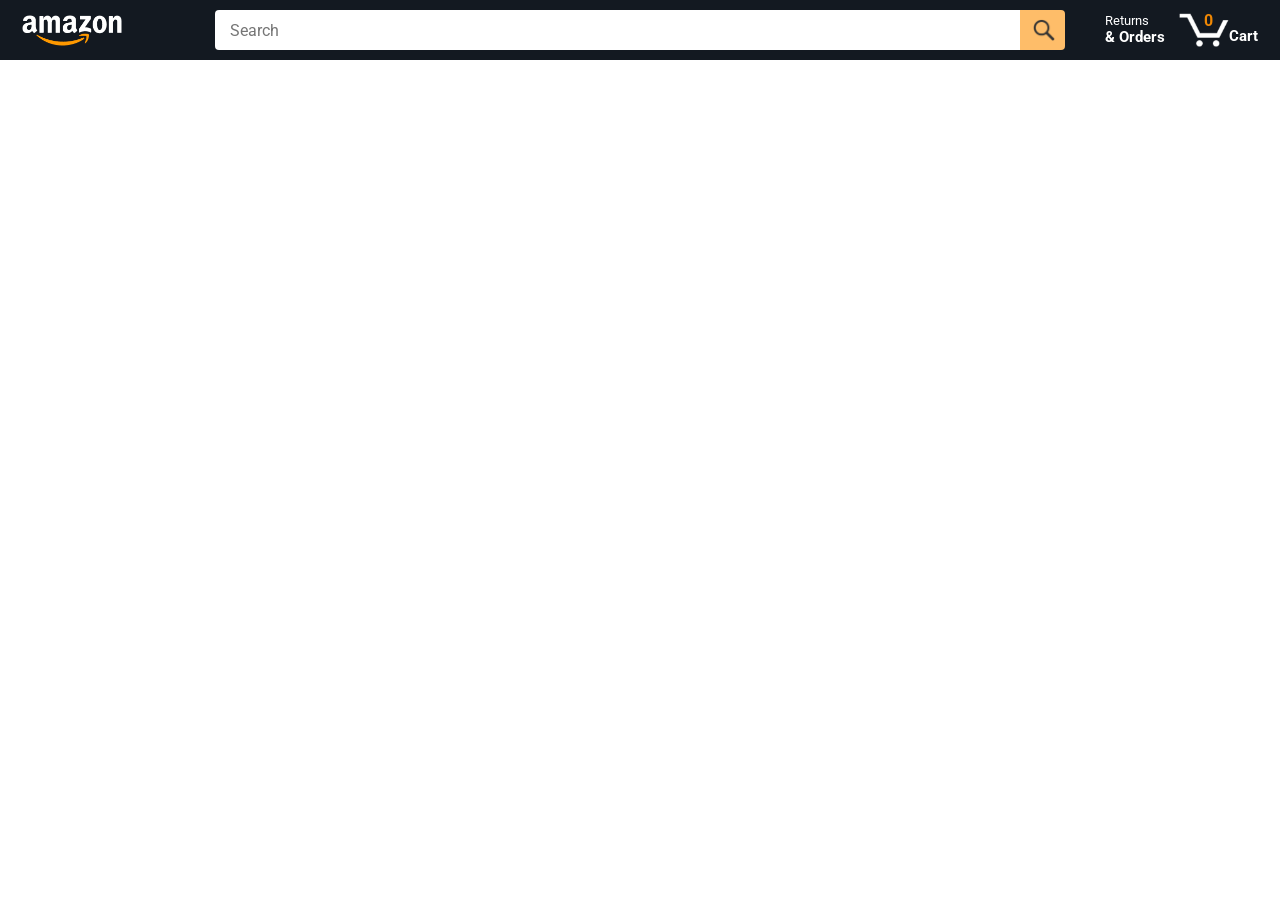
<file: index.html>
<!DOCTYPE html>
<html>
  <head>
    <title>Amazon Project</title>

    <meta name="viewport" content="width=device-width, initial-scale=1">

    <link rel="preconnect" href="https://fonts.googleapis.com">
    <link rel="preconnect" href="https://fonts.gstatic.com" crossorigin>
    <link href="https://fonts.googleapis.com/css2?family=Roboto:wght@400;500;700&display=swap" rel="stylesheet">

    <link rel="stylesheet" href="styles/shared/general.css">
    <link rel="stylesheet" href="styles/shared/amazon-header.css">
    <link rel="stylesheet" href="styles/pages/amazon.css">
  </head>
  <body>
    <div class="amazon-header">
      <div class="amazon-header-left-section">
        <a href="amazon.html" class="header-link">
          <img class="amazon-logo"
            src="images/amazon-logo-white.png">
          <img class="amazon-mobile-logo"
            src="images/amazon-mobile-logo-white.png">
        </a>
      </div>

      <div class="amazon-header-middle-section">
        <input class="search-bar" type="text" placeholder="Search">

        <button class="search-button">
          <img class="search-icon" src="images/icons/search-icon.png">
        </button>
      </div>

      <div class="amazon-header-right-section">
        <a class="orders-link header-link" href="orders.html">
          <span class="returns-text">Returns</span>
          <span class="orders-text">& Orders</span>
        </a>

        <a class="cart-link header-link" href="checkout.html">
          <img class="cart-icon" src="images/icons/cart-icon.png">
          <div class="cart-quantity js-cart-quantity">0</div>
          <div class="cart-text">Cart</div>
        </a>
      </div>
    </div>
    
    <div class="main">
      <div class="products-grid js-product-grid">
  
      </div>
    </div>

    <script type="module" src="scripts/amazon.js"></script>
  </body>
</html>
</file>
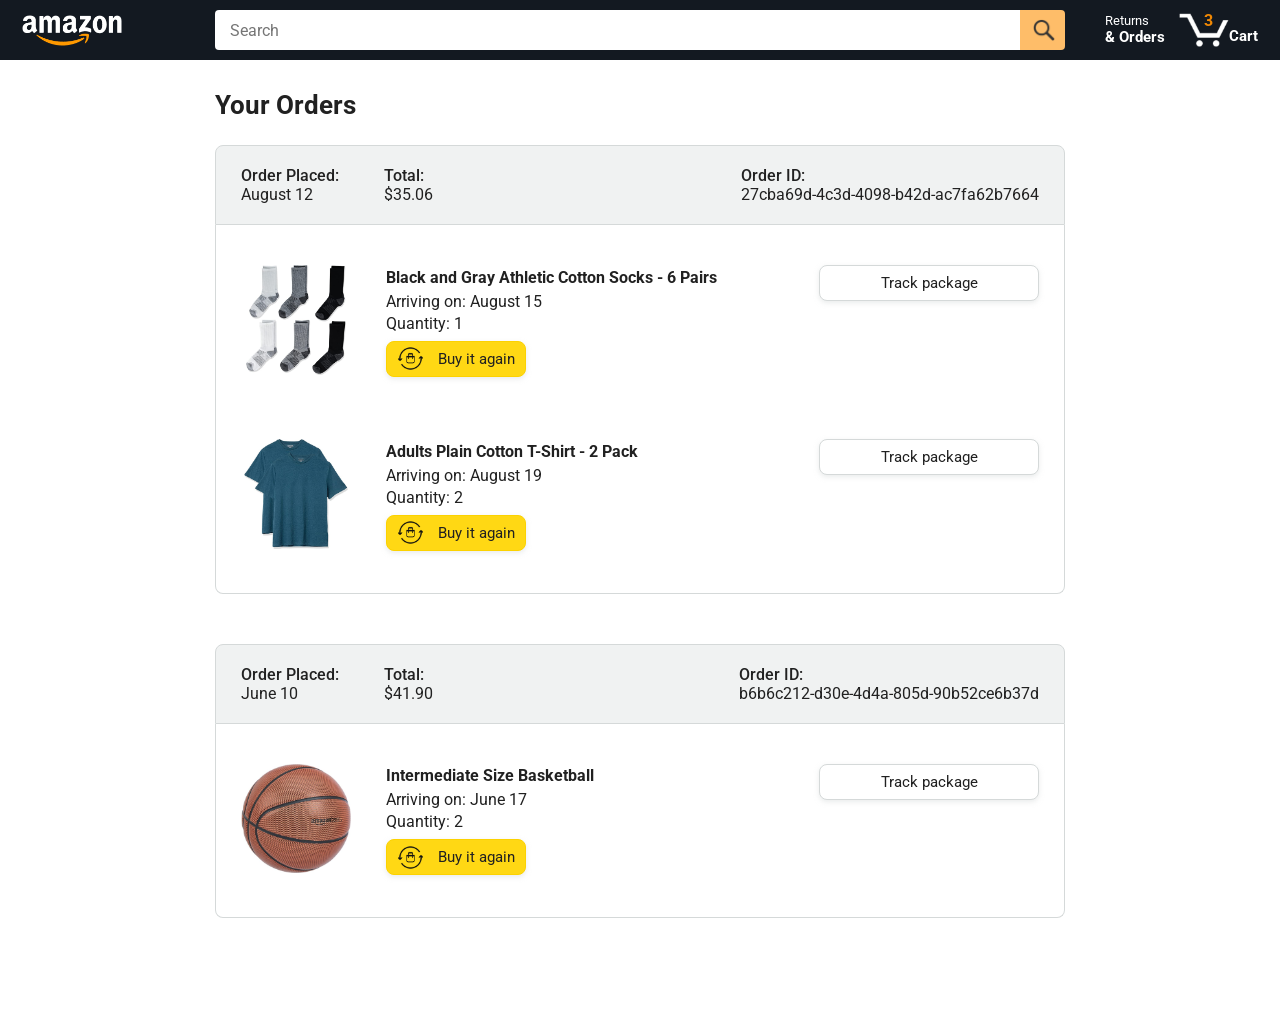
<file: orders.html>
<!DOCTYPE html>
<html>
  <head>
    <title>Orders</title>

    <meta name="viewport" content="width=device-width, initial-scale=1">

    <link rel="preconnect" href="https://fonts.googleapis.com">
    <link rel="preconnect" href="https://fonts.gstatic.com" crossorigin>
    <link href="https://fonts.googleapis.com/css2?family=Roboto:wght@400;500;700&display=swap" rel="stylesheet">

    <link rel="stylesheet" href="styles/shared/general.css">
    <link rel="stylesheet" href="styles/shared/amazon-header.css">
    <link rel="stylesheet" href="styles/pages/orders.css">
  </head>
  <body>
    <div class="amazon-header">
      <div class="amazon-header-left-section">
        <a href="amazon.html" class="header-link">
          <img class="amazon-logo"
            src="images/amazon-logo-white.png">
          <img class="amazon-mobile-logo"
            src="images/amazon-mobile-logo-white.png">
        </a>
      </div>

      <div class="amazon-header-middle-section">
        <input class="search-bar" type="text" placeholder="Search">

        <button class="search-button">
          <img class="search-icon" src="images/icons/search-icon.png">
        </button>
      </div>

      <div class="amazon-header-right-section">
        <a class="orders-link header-link" href="orders.html">
          <span class="returns-text">Returns</span>
          <span class="orders-text">& Orders</span>
        </a>

        <a class="cart-link header-link" href="checkout.html">
          <img class="cart-icon" src="images/icons/cart-icon.png">
          <div class="cart-quantity">3</div>
          <div class="cart-text">Cart</div>
        </a>
      </div>
    </div>

    <div class="main">
      <div class="page-title">Your Orders</div>

      <div class="orders-grid">
        <div class="order-container">
          
          <div class="order-header">
            <div class="order-header-left-section">
              <div class="order-date">
                <div class="order-header-label">Order Placed:</div>
                <div>August 12</div>
              </div>
              <div class="order-total">
                <div class="order-header-label">Total:</div>
                <div>$35.06</div>
              </div>
            </div>

            <div class="order-header-right-section">
              <div class="order-header-label">Order ID:</div>
              <div>27cba69d-4c3d-4098-b42d-ac7fa62b7664</div>
            </div>
          </div>

          <div class="order-details-grid">
            <div class="product-image-container">
              <img src="images/products/athletic-cotton-socks-6-pairs.jpg">
            </div>

            <div class="product-details">
              <div class="product-name">
                Black and Gray Athletic Cotton Socks - 6 Pairs
              </div>
              <div class="product-delivery-date">
                Arriving on: August 15
              </div>
              <div class="product-quantity">
                Quantity: 1
              </div>
              <button class="buy-again-button button-primary">
                <img class="buy-again-icon" src="images/icons/buy-again.png">
                <span class="buy-again-message">Buy it again</span>
              </button>
            </div>

            <div class="product-actions">
              <a href="tracking.html">
                <button class="track-package-button button-secondary">
                  Track package
                </button>
              </a>
            </div>

            <div class="product-image-container">
              <img src="images/products/adults-plain-cotton-tshirt-2-pack-teal.jpg">
            </div>

            <div class="product-details">
              <div class="product-name">
                Adults Plain Cotton T-Shirt - 2 Pack
              </div>
              <div class="product-delivery-date">
                Arriving on: August 19
              </div>
              <div class="product-quantity">
                Quantity: 2
              </div>
              <button class="buy-again-button button-primary">
                <img class="buy-again-icon" src="images/icons/buy-again.png">
                <span class="buy-again-message">Buy it again</span>
              </button>
            </div>

            <div class="product-actions">
              <a href="tracking.html">
                <button class="track-package-button button-secondary">
                  Track package
                </button>
              </a>
            </div>
          </div>
        </div>

        <div class="order-container">

          <div class="order-header">
            <div class="order-header-left-section">
              <div class="order-date">
                <div class="order-header-label">Order Placed:</div>
                <div>June 10</div>
              </div>
              <div class="order-total">
                <div class="order-header-label">Total:</div>
                <div>$41.90</div>
              </div>
            </div>

            <div class="order-header-right-section">
              <div class="order-header-label">Order ID:</div>
              <div>b6b6c212-d30e-4d4a-805d-90b52ce6b37d</div>
            </div>
          </div>

          <div class="order-details-grid">
            <div class="product-image-container">
              <img src="images/products/intermediate-composite-basketball.jpg">
            </div>

            <div class="product-details">
              <div class="product-name">
                Intermediate Size Basketball
              </div>
              <div class="product-delivery-date">
                Arriving on: June 17
              </div>
              <div class="product-quantity">
                Quantity: 2
              </div>
              <button class="buy-again-button button-primary">
                <img class="buy-again-icon" src="images/icons/buy-again.png">
                <span class="buy-again-message">Buy it again</span>
              </button>
            </div>

            <div class="product-actions">
              <a href="tracking.html">
                <button class="track-package-button button-secondary">
                  Track package
                </button>
              </a>
            </div>
          </div>
        </div>
      </div>
    </div>
  </body>
</html>
</file>
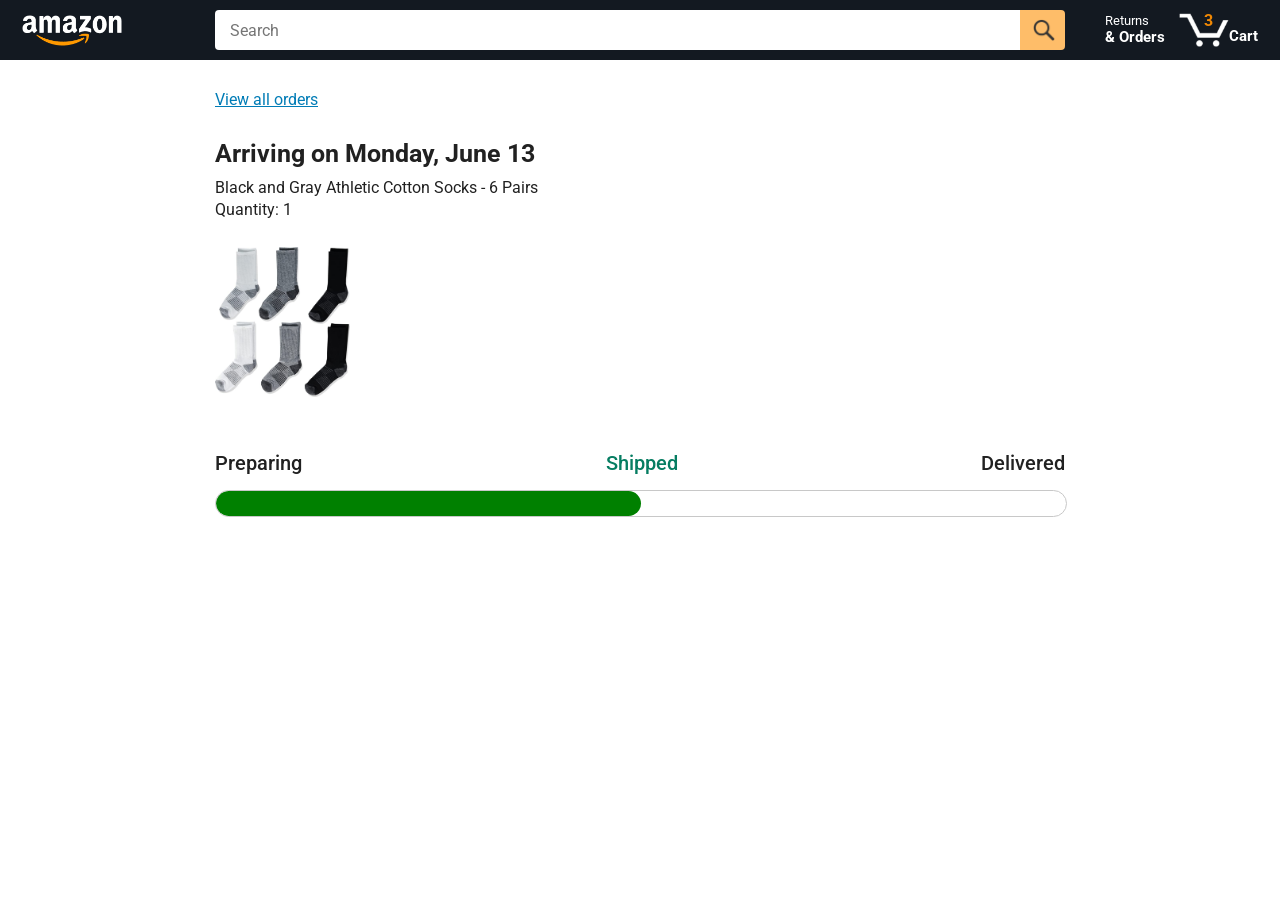
<file: tracking.html>
<!DOCTYPE html>
<html>
  <head>
    <title>Tracking</title>

    <meta name="viewport" content="width=device-width, initial-scale=1">

    <link rel="preconnect" href="https://fonts.googleapis.com">
    <link rel="preconnect" href="https://fonts.gstatic.com" crossorigin>
    <link href="https://fonts.googleapis.com/css2?family=Roboto:wght@400;500;700&display=swap" rel="stylesheet">

    <link rel="stylesheet" href="styles/shared/general.css">
    <link rel="stylesheet" href="styles/shared/amazon-header.css">
    <link rel="stylesheet" href="styles/pages/tracking.css">
  </head>
  <body>
    <div class="amazon-header">
      <div class="amazon-header-left-section">
        <a href="amazon.html" class="header-link">
          <img class="amazon-logo"
            src="images/amazon-logo-white.png">
          <img class="amazon-mobile-logo"
            src="images/amazon-mobile-logo-white.png">
        </a>
      </div>

      <div class="amazon-header-middle-section">
        <input class="search-bar" type="text" placeholder="Search">

        <button class="search-button">
          <img class="search-icon" src="images/icons/search-icon.png">
        </button>
      </div>

      <div class="amazon-header-right-section">
        <a class="orders-link header-link" href="orders.html">
          <span class="returns-text">Returns</span>
          <span class="orders-text">& Orders</span>
        </a>

        <a class="cart-link header-link" href="checkout.html">
          <img class="cart-icon" src="images/icons/cart-icon.png">
          <div class="cart-quantity">3</div>
          <div class="cart-text">Cart</div>
        </a>
      </div>
    </div>

    <div class="main">
      <div class="order-tracking">
        <a class="back-to-orders-link link-primary" href="orders.html">
          View all orders
        </a>

        <div class="delivery-date">
          Arriving on Monday, June 13
        </div>

        <div class="product-info">
          Black and Gray Athletic Cotton Socks - 6 Pairs
        </div>

        <div class="product-info">
          Quantity: 1
        </div>

        <img class="product-image" src="images/products/athletic-cotton-socks-6-pairs.jpg">

        <div class="progress-labels-container">
          <div class="progress-label">
            Preparing
          </div>
          <div class="progress-label current-status">
            Shipped
          </div>
          <div class="progress-label">
            Delivered
          </div>
        </div>

        <div class="progress-bar-container">
          <div class="progress-bar"></div>
        </div>
      </div>
    </div>
  </body>
</html>
</file>
<file: styles/shared/general.css>
body {
  font-family: Roboto, Arial;
  color: rgb(33, 33, 33);
  margin: 0;
}

p {
  margin: 0;
}

button {
  cursor: pointer;
}

select {
  cursor: pointer;
}

input, select, button {
  font-family: Roboto, Arial;
}

.button-primary {
  color: rgb(33, 33, 33);
  background-color: rgb(255, 216, 20);
  border: 1px solid rgb(252, 210, 0);
  border-radius: 8px;
  cursor: pointer;
  box-shadow: 0 2px 5px rgba(213, 217, 217, 0.5);
}

.button-primary:hover {
  background-color: rgb(247, 202, 0);
  border: 1px solid rgb(242, 194, 0);
}

.button-primary:active {
  background: rgb(255, 216, 20);
  border-color: rgb(252, 210, 0);
  box-shadow: none;
}

.button-secondary {
  color: rgb(33, 33, 33);
  background: white;
  border: 1px solid rgb(213, 217, 217);
  border-radius: 8px;
  cursor: pointer;
  box-shadow: 0 2px 5px rgba(213, 217, 217, 0.5);
}

.button-secondary:hover {
  background-color: rgb(247, 250, 250);
}

.button-secondary:active {
  background-color: rgb(237, 253, 255);
  box-shadow: none;
}

.limit-text-to-2-lines {
  display: -webkit-box;
  -webkit-line-clamp: 2;
  -webkit-box-orient: vertical;
  overflow: hidden;
}

.link-primary {
  color: rgb(1, 124, 182);
  cursor: pointer;
}

.link-primary:hover {
  color: rgb(196, 80, 0);
}

select {
  color: rgb(33, 33, 33);
  background-color: rgb(240, 240, 240);
  border: 1px solid rgb(213, 217, 217);
  border-radius: 8px;
  padding: 3px 5px;
  font-size: 15px;
  cursor: pointer;
  box-shadow: 0 2px 5px rgba(213, 217, 217, 0.5);
}

select:focus,
input:focus {
  outline: 2px solid rgb(255, 153, 0);
}
</file>
<file: styles/shared/amazon-header.css>
.amazon-header {
  background-color: rgb(19, 25, 33);
  color: white;
  padding-left: 15px;
  padding-right: 15px;

  display: flex;
  align-items: center;
  justify-content: space-between;

  position: fixed;
  top: 0;
  left: 0;
  right: 0;
  height: 60px;
}

.amazon-header-left-section {
  width: 180px;
}

@media (max-width: 800px) {
  .amazon-header-left-section {
    width: unset;
  }
}

.header-link {
  display: inline-block;
  padding: 6px;
  border-radius: 2px;
  cursor: pointer;
  text-decoration: none;
  border: 1px solid rgba(0, 0, 0, 0);
}

.header-link:hover {
  border: 1px solid white;
}

.amazon-logo {
  width: 100px;
  margin-top: 5px;
}

.amazon-mobile-logo {
  display: none;
}

@media (max-width: 575px) {
  .amazon-logo {
    display: none;
  }

  .amazon-mobile-logo {
    display: block;
    height: 35px;
    margin-top: 5px;
  }
}

.amazon-header-middle-section {
  flex: 1;
  max-width: 850px;
  margin-left: 10px;
  margin-right: 10px;
  display: flex;
}

.search-bar {
  flex: 1;
  width: 0;
  font-size: 16px;
  height: 38px;
  padding-left: 15px;
  border: none;
  border-top-left-radius: 4px;
  border-bottom-left-radius: 4px;
  border-top-right-radius: 0;
  border-bottom-right-radius: 0;
}

.search-button {
  background-color: rgb(254, 189, 105);
  border: none;
  width: 45px;
  height: 40px;
  border-top-right-radius: 4px;
  border-bottom-right-radius: 4px;
  flex-shrink: 0;
}

.search-icon {
  height: 22px;
  margin-left: 2px;
  margin-top: 3px;
}

.amazon-header-right-section {
  width: 180px;
  flex-shrink: 0;
  display: flex;
  justify-content: end;
}

.orders-link {
  color: white;
}

.returns-text {
  display: block;
  font-size: 13px;
}

.orders-text {
  display: block;
  font-size: 15px;
  font-weight: 700;
}

.cart-link {
  color: white;
  display: flex;
  align-items: center;
  position: relative;
}

.cart-icon {
  width: 50px;
}

.cart-text {
  margin-top: 12px;
  font-size: 15px;
  font-weight: 700;
}

.cart-quantity {
  color: rgb(240, 136, 4);
  font-size: 16px;
  font-weight: 700;

  position: absolute;
  top: 4px;
  left: 22px;
  
  width: 26px;
  text-align: center;
}
</file>
<file: styles/pages/amazon.css>
.main {
  margin-top: 60px;
}

.products-grid {
  display: grid;

  grid-template-columns: repeat(8, 1fr);
}

@media (max-width: 2000px) {
  .products-grid {
    grid-template-columns: repeat(7, 1fr);
  }
}


@media (max-width: 1600px) {
  .products-grid {
    grid-template-columns: repeat(6, 1fr);
  }
}

@media (max-width: 1300px) {
  .products-grid {
    grid-template-columns: repeat(5, 1fr);
  }
}

@media (max-width: 1000px) {
  .products-grid {
    grid-template-columns: repeat(4, 1fr);
  }
}

@media (max-width: 800px) {
  .products-grid {
    grid-template-columns: repeat(3, 1fr);
  }
}

@media (max-width: 575px) {
  .products-grid {
    grid-template-columns: repeat(2, 1fr);
  }
}

@media (max-width: 450px) {
  .products-grid {
    grid-template-columns: 1fr;
  }
}

.product-container {
  padding-top: 40px;
  padding-bottom: 25px;
  padding-left: 25px;
  padding-right: 25px;

  border-right: 1px solid rgb(231, 231, 231);
  border-bottom: 1px solid rgb(231, 231, 231);

  display: flex;
  flex-direction: column;
}

.product-image-container {
  display: flex;
  justify-content: center;
  align-items: center;

  height: 180px;
  margin-bottom: 20px;
}

.product-image {
  max-width: 100%;
  max-height: 100%;
}

.product-name {
  height: 40px;
  margin-bottom: 5px;
}

.product-rating-container {
  display: flex;
  align-items: center;
  margin-bottom: 10px;
}

.product-rating-stars {
  width: 100px;
  margin-right: 6px;
}

.product-rating-count {
  color: rgb(1, 124, 182);
  cursor: pointer;
  margin-top: 3px;
}

.product-price {
  font-weight: 700;
  margin-bottom: 10px;
}

.product-quantity-container {
  margin-bottom: 17px;
}

.product-spacer {
  flex: 1;
}

.added-to-cart {
  color: rgb(6, 125, 98);
  font-size: 16px;

  display: flex;
  align-items: center;
  margin-bottom: 8px;

  opacity: 0;
}

.added-to-cart img {
  height: 20px;
  margin-right: 5px;
}

.add-to-cart-button {
  width: 100%;
  padding: 8px;
  border-radius: 50px;
}
</file>
<file: styles/pages/orders.css>
.main {
  max-width: 850px;
  margin-top: 90px;
  margin-bottom: 100px;
  padding-left: 20px;
  padding-right: 20px;

  margin-left: auto;
  margin-right: auto;
}

.page-title {
  font-weight: 700;
  font-size: 26px;
  margin-bottom: 25px;
}

.orders-grid {
  display: grid;
  grid-template-columns: 1fr;
  row-gap: 50px;
}

.order-header {
  background-color: rgb(240, 242, 242);
  border: 1px solid rgb(213, 217, 217);

  display: flex;
  align-items: center;
  justify-content: space-between;

  padding: 20px 25px;
  border-top-left-radius: 8px;
  border-top-right-radius: 8px;
}

.order-header-left-section {
  display: flex;
  flex-shrink: 0;
}

.order-header-label {
  font-weight: 500;
}

.order-date,
.order-total {
  margin-right: 45px;
}

.order-header-right-section {
  flex-shrink: 1;
}

@media (max-width: 575px) {
  .order-header {
    flex-direction: column;
    align-items: start;
    line-height: 23px;
    padding: 15px;
  }

  .order-header-left-section {
    flex-direction: column;
  }

  .order-header-label {
    margin-right: 5px;
  }

  .order-date,
  .order-total {
    display: grid;
    grid-template-columns: auto 1fr;
    margin-right: 0;
  }

  .order-header-right-section {
    display: grid;
    grid-template-columns: auto 1fr;
  }
}

.order-details-grid {
  padding: 40px 25px;
  border: 1px solid rgb(213, 217, 217);
  border-top: none;
  border-bottom-left-radius: 8px;
  border-bottom-right-radius: 8px;

  display: grid;
  grid-template-columns: 110px 1fr 220px;
  column-gap: 35px;
  row-gap: 60px;
  align-items: center;
}

@media (max-width: 800px) {
  .order-details-grid {
    grid-template-columns: 110px 1fr;
    row-gap: 0;
    padding-bottom: 8px;
  }
}

@media (max-width: 450px) {
  .order-details-grid {
    grid-template-columns: 1fr;
  }
}

.product-image-container {
  text-align: center;
}

.product-image-container img {
  max-width: 110px;
  max-height: 110px;
}

.product-name {
  font-weight: 700;
  margin-bottom: 5px;
}

.product-delivery-date {
  margin-bottom: 3px;
}

.product-quantity {
  margin-bottom: 8px;
}

.buy-again-button {
  font-size: 15px;
  width: 140px;
  height: 36px;
  border-radius: 8px;

  display: flex;
  align-items: center;
  justify-content: center;
}

.buy-again-icon {
  width: 25px;
  margin-right: 15px;
}

.product-actions {
  align-self: start;
}

.track-package-button {
  width: 100%;
  font-size: 15px;
  padding: 8px;
}

@media (max-width: 800px) {
  .buy-again-button {
    margin-bottom: 10px;
  }

  .product-actions {
    grid-column: 2;
    margin-bottom: 30px;
  }

  .track-package-button {
    width: 140px;
  }
}

@media (max-width: 450px) {
  .product-image-container {
    text-align: center;
    margin-bottom: 25px;
  }

  .product-image-container img {
    max-width: 150px;
    max-height: 150px;
  }

  .product-name {
    margin-bottom: 10px;
  }

  .product-quantity {
    margin-bottom: 15px;
  }

  .buy-again-button {
    width: 100%;
    margin-bottom: 15px;
  }

  .product-actions {
    grid-column: auto;
    margin-bottom: 70px;
  }

  .track-package-button {
    width: 100%;
    padding: 12px;
  }
}
</file>
<file: styles/pages/tracking.css>
.main {
  max-width: 850px;
  margin-top: 90px;
  margin-bottom: 100px;
  padding-left: 30px;
  padding-right: 30px;

  margin-left: auto;
  margin-right: auto;
}

.back-to-orders-link {
  display: inline-block;
  margin-bottom: 30px;
}

.delivery-date {
  font-size: 25px;
  font-weight: 700;
  margin-bottom: 10px;
}

.product-info {
  margin-bottom: 3px;
}

.product-image {
  max-width: 150px;
  max-height: 150px;
  margin-top: 25px;
  margin-bottom: 50px;
}

.progress-labels-container {
  display: flex;
  justify-content: space-between;
  font-size: 20px;
  font-weight: 500;
  margin-bottom: 15px;
}

.current-status {
  color: rgb(6, 125, 98);
}

@media (max-width: 575px) {
  .progress-labels-container {
    font-size: 16px;
  }
}

@media (max-width: 450px) {
  .progress-labels-container {
    flex-direction: column;
    margin-bottom: 5px;
  }

  .progress-label {
    margin-bottom: 3px;
  }
}

.progress-bar-container {
  height: 25px;
  width: 100%;

  border: 1px solid rgb(200, 200, 200);
  border-radius: 50px;
  overflow: hidden;
}

.progress-bar {
  height: 100%;
  background-color: green;
  border-radius: 50px;
  width: 50%;
}
</file>
